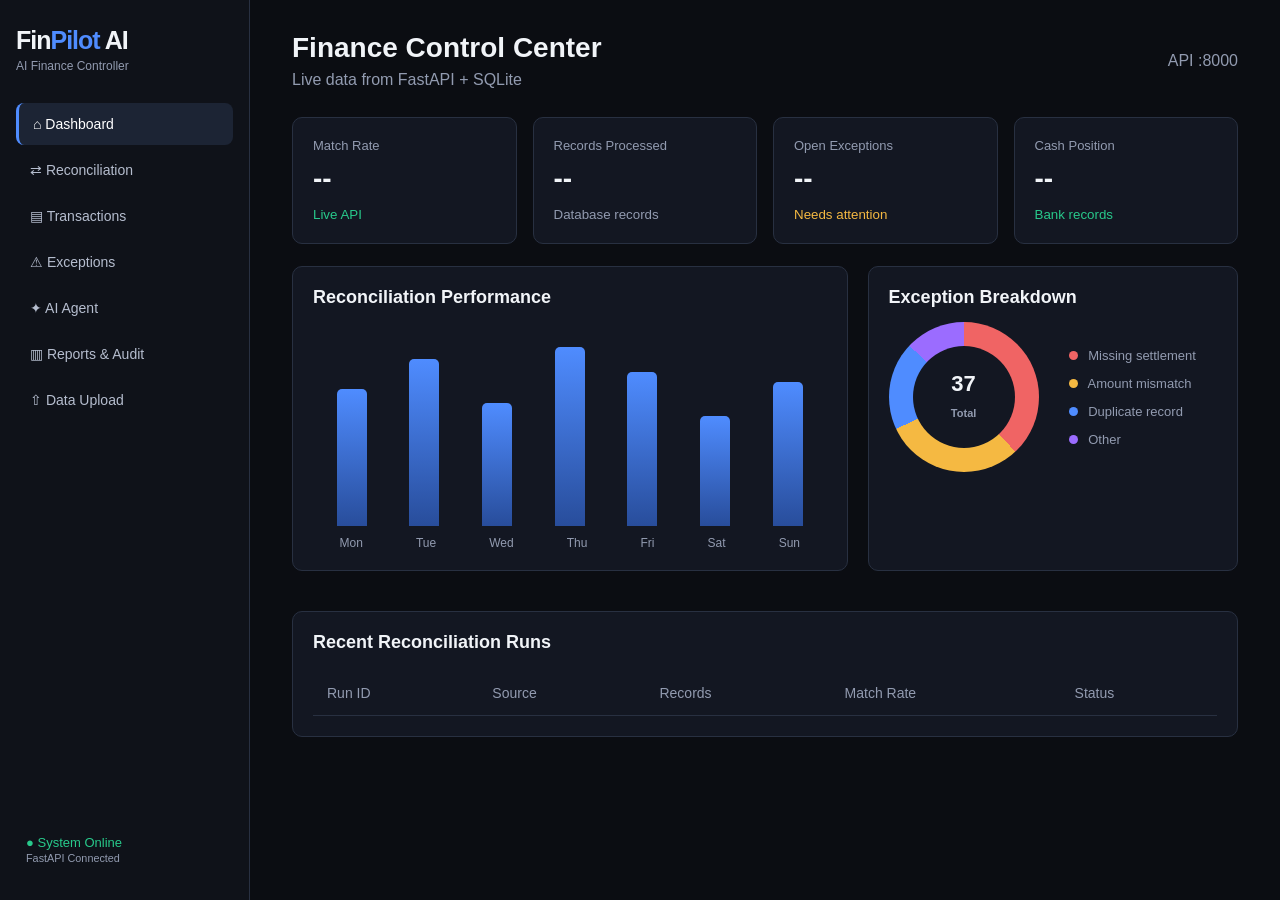
<file: frontend/index.html>
<!doctype html><html><head><meta charset="utf-8"><meta name="viewport" content="width=device-width,initial-scale=1"><title>Finance Control Center</title><link rel="stylesheet" href="css/style.css"></head><body><div class="app"><aside class="sidebar"><div class="logo">Fin<span>Pilot</span> AI</div><p class="logo-sub">AI Finance Controller</p><nav><a class="active" href="index.html">⌂ Dashboard</a><a class="" href="reconciliation.html">⇄ Reconciliation</a><a class="" href="transactions.html">▤ Transactions</a><a class="" href="exceptions.html">⚠ Exceptions</a><a class="" href="agent.html">✦ AI Agent</a><a class="" href="reports.html">▥ Reports & Audit</a><a class="" href="upload.html">⇧ Data Upload</a></nav><div class="sidebar-footer">● System Online<br><small>FastAPI Connected</small></div></aside><main class="main"><header class="topbar"><div><h1>Finance Control Center</h1><p>Live data from FastAPI + SQLite</p></div><span class="user">API :8000</span></header><section class="metrics"><div class="metric-card"><span>Match Rate</span><strong id="matchRate">--</strong><small class="up">Live API</small></div><div class="metric-card"><span>Records Processed</span><strong id="recordsProcessed">--</strong><small>Database records</small></div><div class="metric-card"><span>Open Exceptions</span><strong id="openExceptions">--</strong><small class="warn">Needs attention</small></div><div class="metric-card"><span>Cash Position</span><strong id="cashPosition">--</strong><small class="up">Bank records</small></div></section><section class="grid-two"><div class="panel"><div class="panel-head"><h2>Reconciliation Performance</h2></div><div class="chart-bars" id="barChart"></div><div class="chart-labels"><span>Mon</span><span>Tue</span><span>Wed</span><span>Thu</span><span>Fri</span><span>Sat</span><span>Sun</span></div></div><div class="panel"><h2>Exception Breakdown</h2><div class="donut-wrap"><div class="donut"><span id="openExceptionsDonut">37<br><small>Total</small></span></div><div class="legend"><p><i class="dot red"></i> Missing settlement</p><p><i class="dot orange"></i> Amount mismatch</p><p><i class="dot blue"></i> Duplicate record</p><p><i class="dot purple"></i> Other</p></div></div></div></section><section class="panel"><div class="panel-head"><h2>Recent Reconciliation Runs</h2></div><table><thead><tr><th>Run ID</th><th>Source</th><th>Records</th><th>Match Rate</th><th>Status</th></tr></thead><tbody id="runsBody"></tbody></table></section></main></div><script src="js/api.js"></script><script src="js/dashboard.js"></script></body></html>
</file>
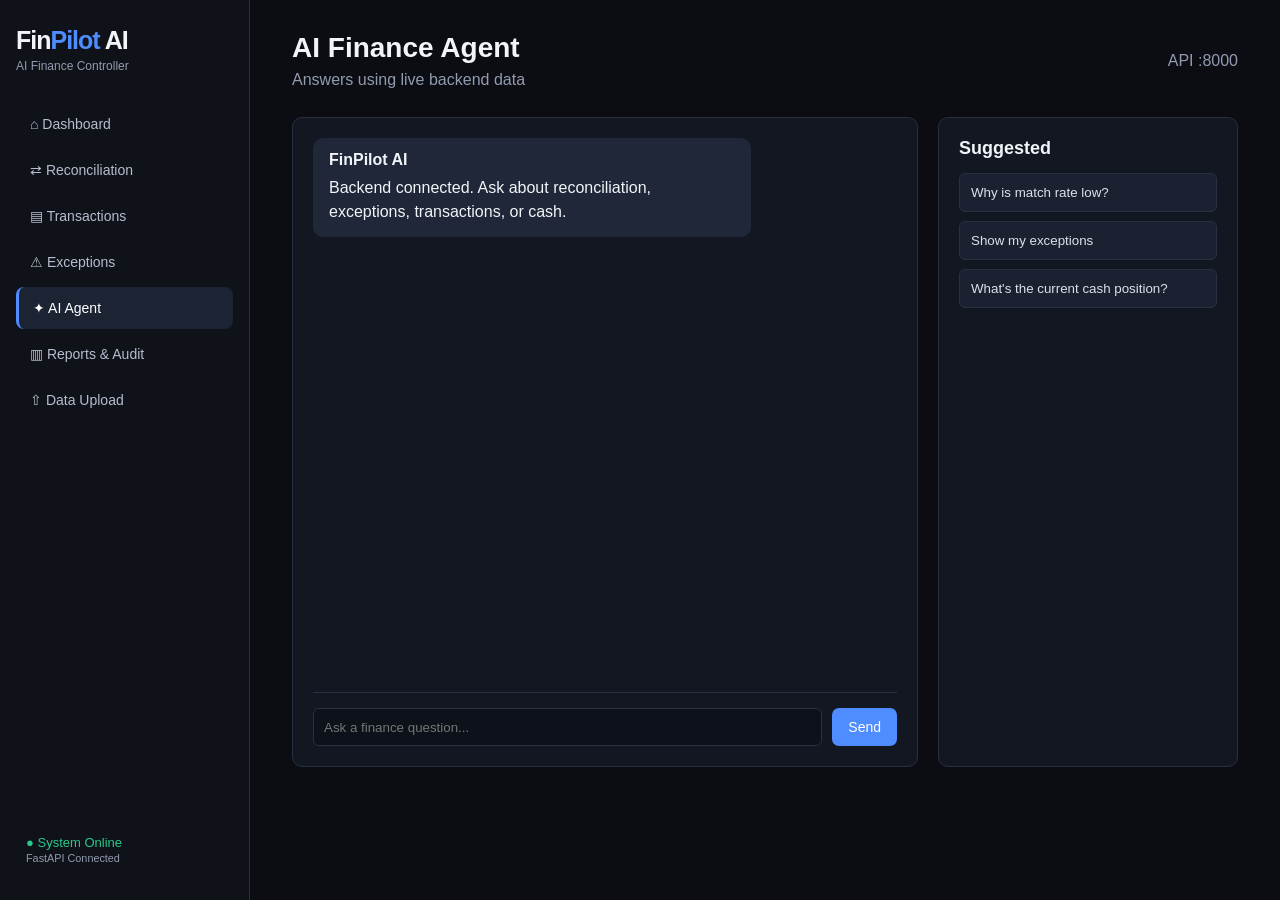
<file: frontend/agent.html>
<!doctype html><html><head><meta charset="utf-8"><meta name="viewport" content="width=device-width,initial-scale=1"><title>AI Finance Agent</title><link rel="stylesheet" href="css/style.css"></head><body><div class="app"><aside class="sidebar"><div class="logo">Fin<span>Pilot</span> AI</div><p class="logo-sub">AI Finance Controller</p><nav><a class="" href="index.html">⌂ Dashboard</a><a class="" href="reconciliation.html">⇄ Reconciliation</a><a class="" href="transactions.html">▤ Transactions</a><a class="" href="exceptions.html">⚠ Exceptions</a><a class="active" href="agent.html">✦ AI Agent</a><a class="" href="reports.html">▥ Reports & Audit</a><a class="" href="upload.html">⇧ Data Upload</a></nav><div class="sidebar-footer">● System Online<br><small>FastAPI Connected</small></div></aside><main class="main"><header class="topbar"><div><h1>AI Finance Agent</h1><p>Answers using live backend data</p></div><span class="user">API :8000</span></header><section class="agent-layout"><div class="panel agent-chat"><div id="chatMessages" class="chat-messages"><div class="message ai"><b>FinPilot AI</b><p>Backend connected. Ask about reconciliation, exceptions, transactions, or cash.</p></div></div><div class="chat-input"><input id="agentInput" placeholder="Ask a finance question..."><button class="btn btn-primary" id="sendAgent">Send</button></div></div><aside class="panel"><h2>Suggested</h2><button class="suggestion">Why is match rate low?</button><button class="suggestion">Show my exceptions</button><button class="suggestion">What's the current cash position?</button></aside></section></main></div><script src="js/api.js"></script><script src="js/agent.js"></script></body></html>
</file>
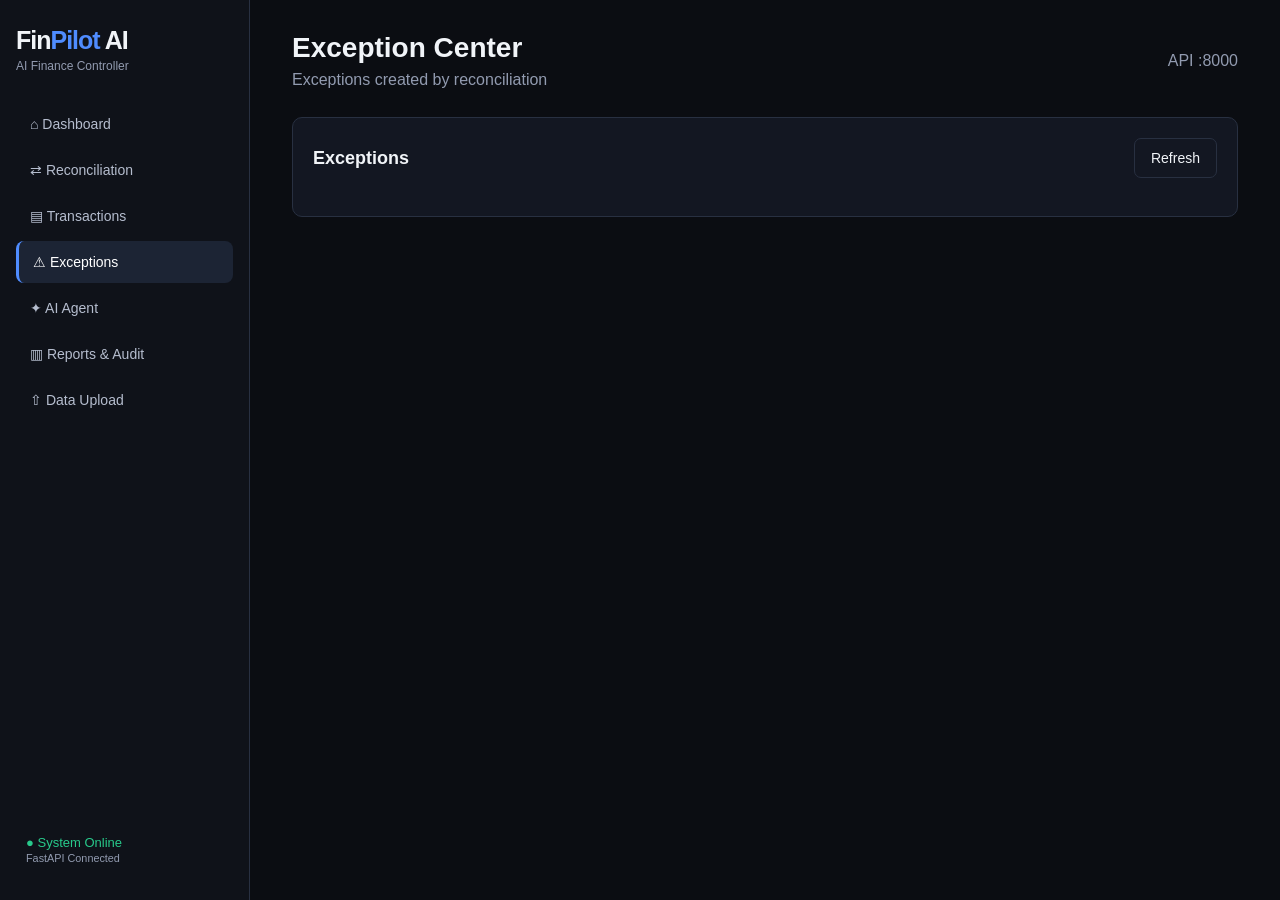
<file: frontend/exceptions.html>
<!doctype html><html><head><meta charset="utf-8"><meta name="viewport" content="width=device-width,initial-scale=1"><title>Exception Center</title><link rel="stylesheet" href="css/style.css"></head><body><div class="app"><aside class="sidebar"><div class="logo">Fin<span>Pilot</span> AI</div><p class="logo-sub">AI Finance Controller</p><nav><a class="" href="index.html">⌂ Dashboard</a><a class="" href="reconciliation.html">⇄ Reconciliation</a><a class="" href="transactions.html">▤ Transactions</a><a class="active" href="exceptions.html">⚠ Exceptions</a><a class="" href="agent.html">✦ AI Agent</a><a class="" href="reports.html">▥ Reports & Audit</a><a class="" href="upload.html">⇧ Data Upload</a></nav><div class="sidebar-footer">● System Online<br><small>FastAPI Connected</small></div></aside><main class="main"><header class="topbar"><div><h1>Exception Center</h1><p>Exceptions created by reconciliation</p></div><span class="user">API :8000</span></header><section class="panel"><div class="panel-head"><h2>Exceptions</h2><button class="btn btn-outline" onclick="loadExceptions()">Refresh</button></div><div id="exceptionList"></div></section></main></div><script src="js/api.js"></script><script src="js/exceptions.js"></script></body></html>
</file>
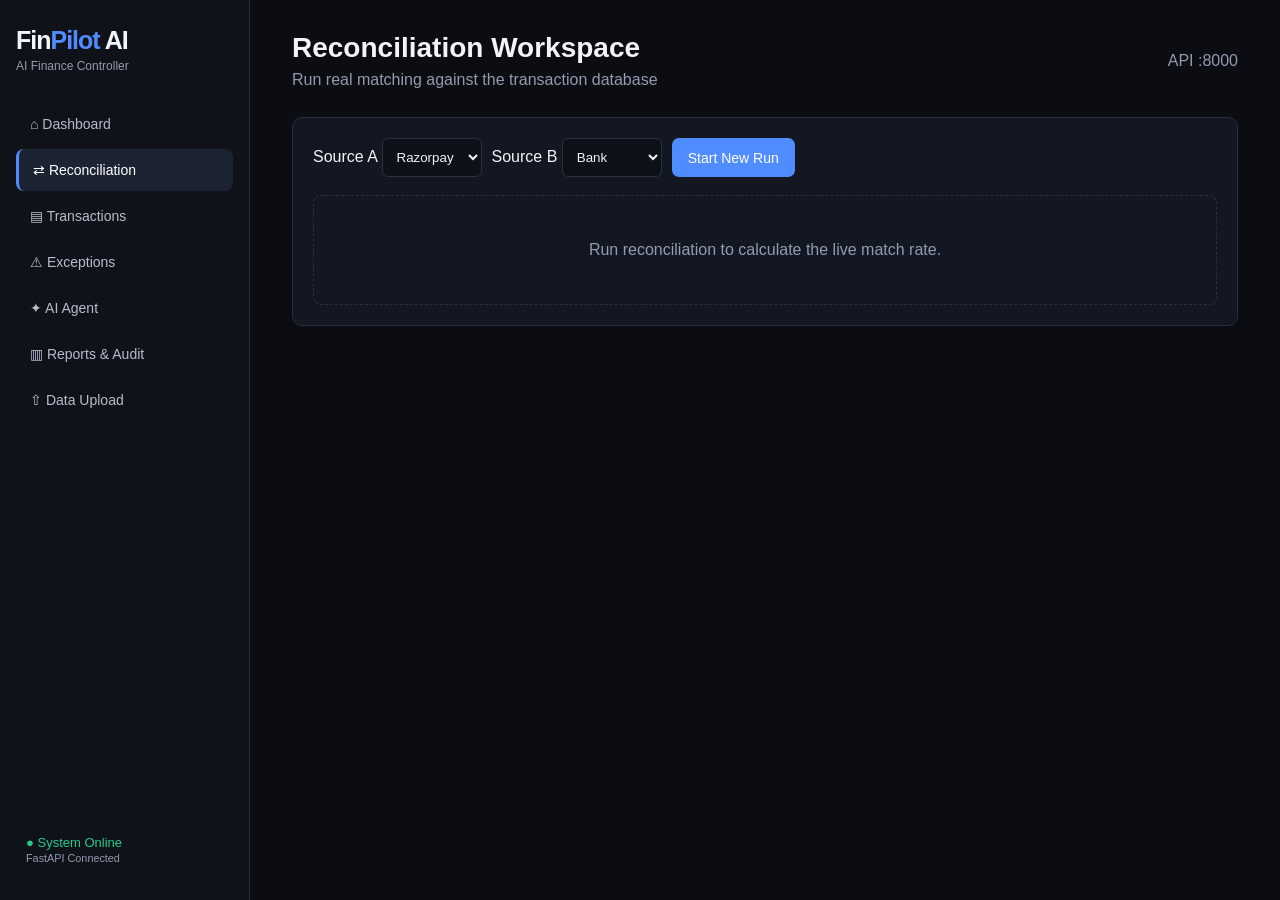
<file: frontend/reconciliation.html>
<!doctype html><html><head><meta charset="utf-8"><meta name="viewport" content="width=device-width,initial-scale=1"><title>Reconciliation Workspace</title><link rel="stylesheet" href="css/style.css"></head><body><div class="app"><aside class="sidebar"><div class="logo">Fin<span>Pilot</span> AI</div><p class="logo-sub">AI Finance Controller</p><nav><a class="" href="index.html">⌂ Dashboard</a><a class="active" href="reconciliation.html">⇄ Reconciliation</a><a class="" href="transactions.html">▤ Transactions</a><a class="" href="exceptions.html">⚠ Exceptions</a><a class="" href="agent.html">✦ AI Agent</a><a class="" href="reports.html">▥ Reports & Audit</a><a class="" href="upload.html">⇧ Data Upload</a></nav><div class="sidebar-footer">● System Online<br><small>FastAPI Connected</small></div></aside><main class="main"><header class="topbar"><div><h1>Reconciliation Workspace</h1><p>Run real matching against the transaction database</p></div><span class="user">API :8000</span></header><section class="panel"><div class="filters"><label>Source A <select id="sourceA"><option>Razorpay</option><option>Bank</option></select></label><label>Source B <select id="sourceB"><option>Bank</option><option>Razorpay</option></select></label><button class="btn btn-primary" id="startRecon">Start New Run</button></div><div id="reconResult" class="empty-state">Run reconciliation to calculate the live match rate.</div></section></main></div><script src="js/api.js"></script><script src="js/reconciliation.js"></script></body></html>
</file>
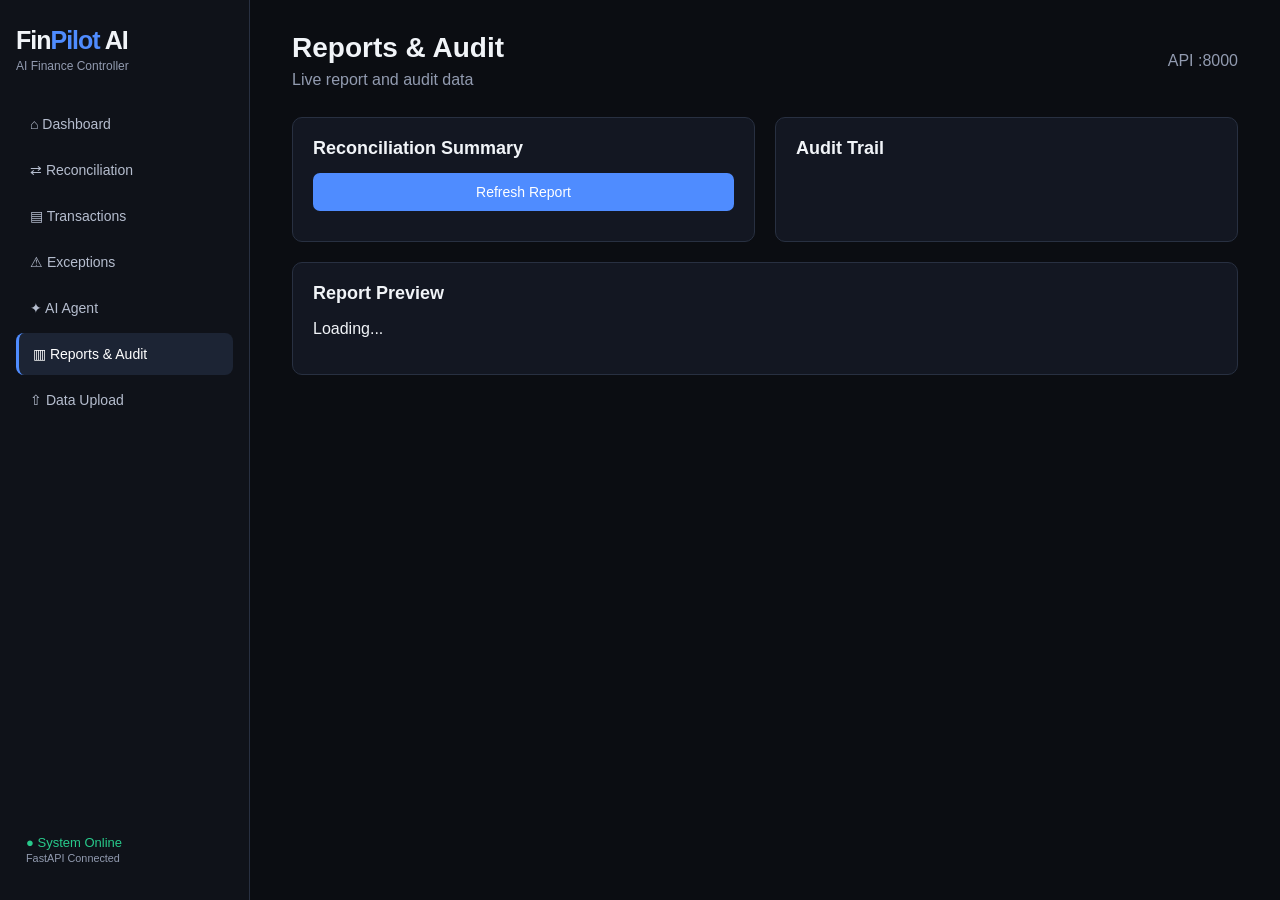
<file: frontend/reports.html>
<!doctype html><html><head><meta charset="utf-8"><meta name="viewport" content="width=device-width,initial-scale=1"><title>Reports & Audit</title><link rel="stylesheet" href="css/style.css"></head><body><div class="app"><aside class="sidebar"><div class="logo">Fin<span>Pilot</span> AI</div><p class="logo-sub">AI Finance Controller</p><nav><a class="" href="index.html">⌂ Dashboard</a><a class="" href="reconciliation.html">⇄ Reconciliation</a><a class="" href="transactions.html">▤ Transactions</a><a class="" href="exceptions.html">⚠ Exceptions</a><a class="" href="agent.html">✦ AI Agent</a><a class="active" href="reports.html">▥ Reports & Audit</a><a class="" href="upload.html">⇧ Data Upload</a></nav><div class="sidebar-footer">● System Online<br><small>FastAPI Connected</small></div></aside><main class="main"><header class="topbar"><div><h1>Reports & Audit</h1><p>Live report and audit data</p></div><span class="user">API :8000</span></header><section class="report-grid"><div class="panel"><h2>Reconciliation Summary</h2><button class="btn btn-primary" id="generateReport">Refresh Report</button></div><div class="panel"><h2>Audit Trail</h2><div id="auditList" class="timeline"></div></div></section><section class="panel" id="reportOutput"><h2>Report Preview</h2><p>Loading...</p></section></main></div><script src="js/api.js"></script><script src="js/reports.js"></script></body></html>
</file>
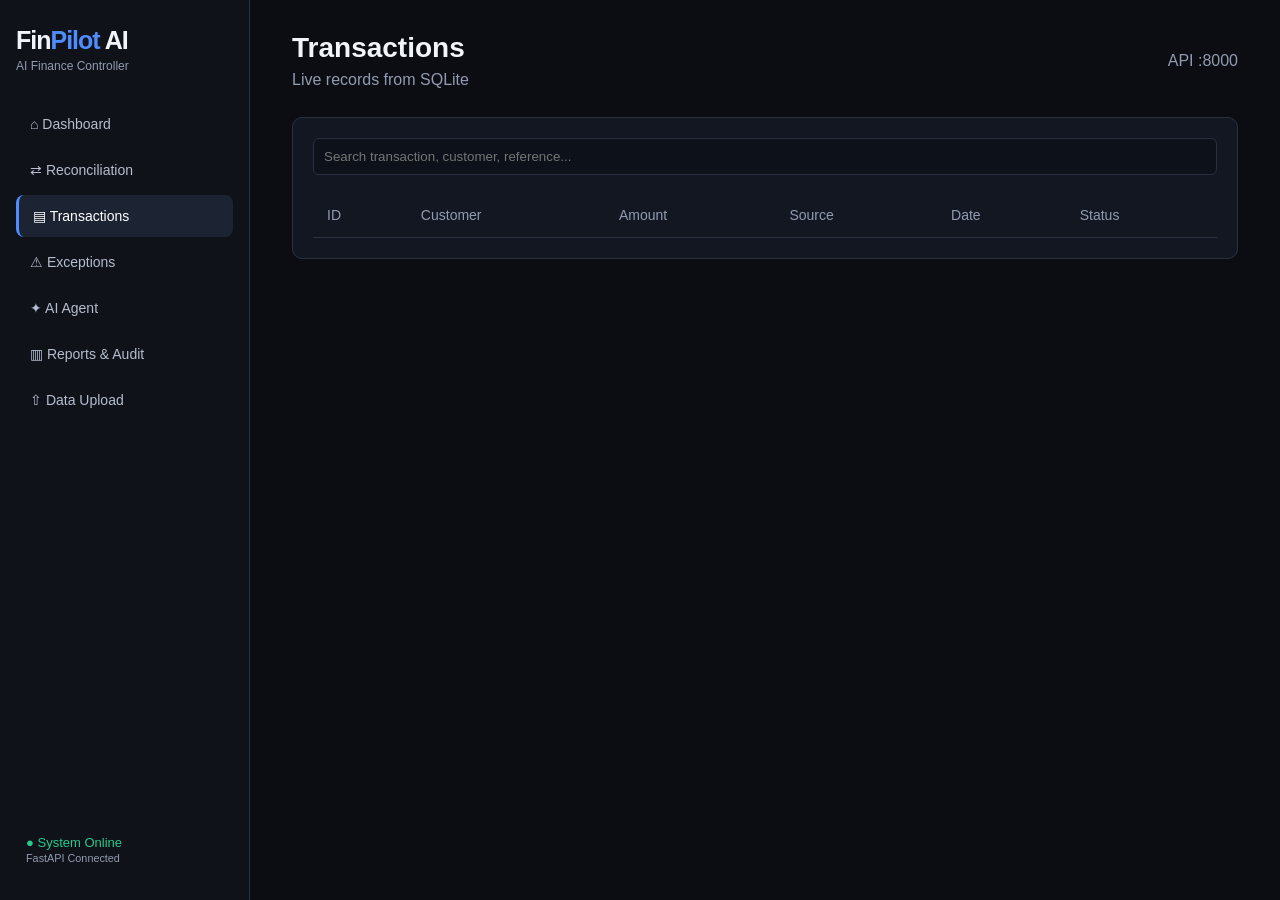
<file: frontend/transactions.html>
<!doctype html><html><head><meta charset="utf-8"><meta name="viewport" content="width=device-width,initial-scale=1"><title>Transactions</title><link rel="stylesheet" href="css/style.css"></head><body><div class="app"><aside class="sidebar"><div class="logo">Fin<span>Pilot</span> AI</div><p class="logo-sub">AI Finance Controller</p><nav><a class="" href="index.html">⌂ Dashboard</a><a class="" href="reconciliation.html">⇄ Reconciliation</a><a class="active" href="transactions.html">▤ Transactions</a><a class="" href="exceptions.html">⚠ Exceptions</a><a class="" href="agent.html">✦ AI Agent</a><a class="" href="reports.html">▥ Reports & Audit</a><a class="" href="upload.html">⇧ Data Upload</a></nav><div class="sidebar-footer">● System Online<br><small>FastAPI Connected</small></div></aside><main class="main"><header class="topbar"><div><h1>Transactions</h1><p>Live records from SQLite</p></div><span class="user">API :8000</span></header><section class="panel"><div class="filters"><input id="txnSearch" placeholder="Search transaction, customer, reference..."></div><div style="overflow:auto"><table id="txnTable"><thead><tr><th>ID</th><th>Customer</th><th>Amount</th><th>Source</th><th>Date</th><th>Status</th></tr></thead><tbody></tbody></table></div></section></main></div><script src="js/api.js"></script><script src="js/transactions.js"></script></body></html>
</file>
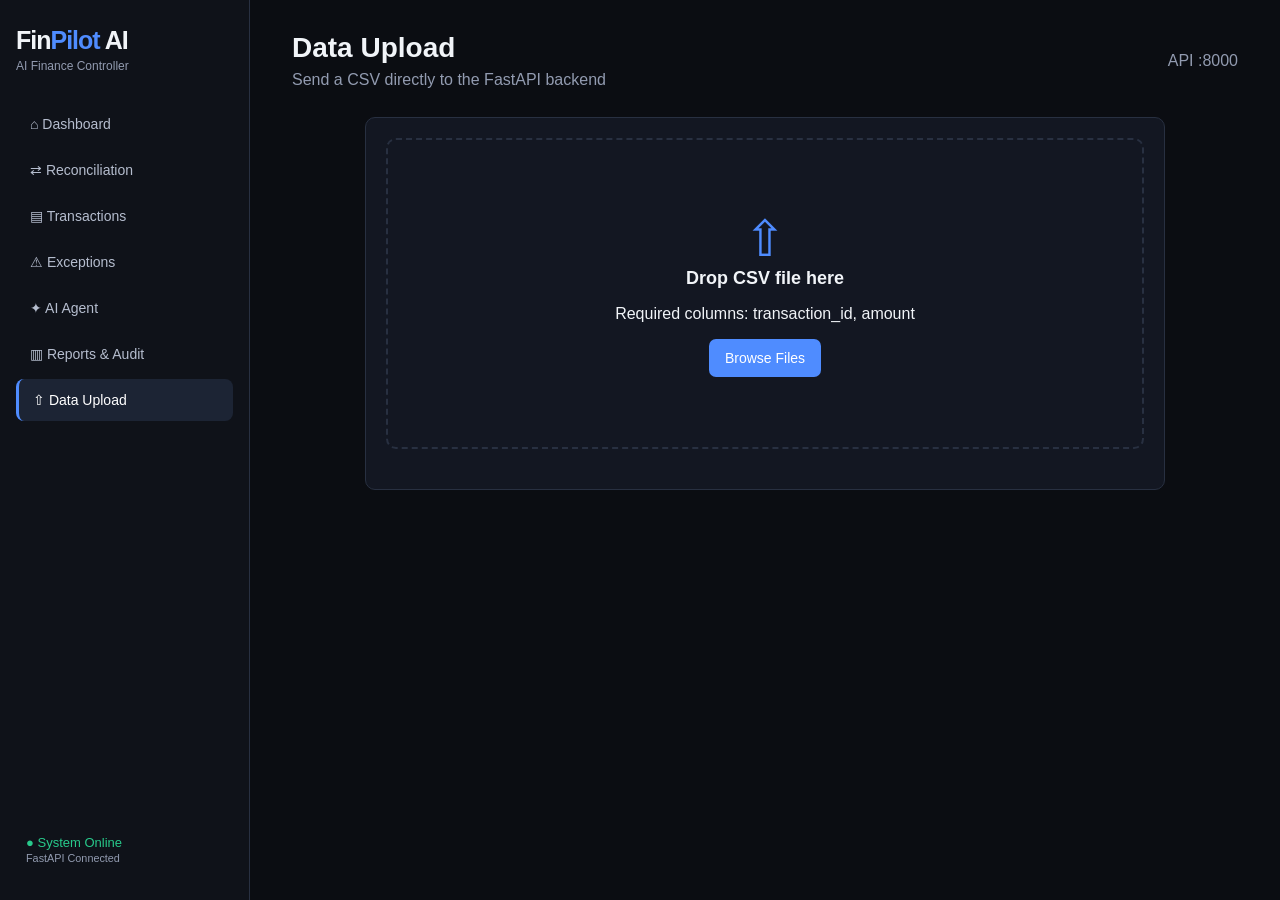
<file: frontend/upload.html>
<!doctype html><html><head><meta charset="utf-8"><meta name="viewport" content="width=device-width,initial-scale=1"><title>Data Upload</title><link rel="stylesheet" href="css/style.css"></head><body><div class="app"><aside class="sidebar"><div class="logo">Fin<span>Pilot</span> AI</div><p class="logo-sub">AI Finance Controller</p><nav><a class="" href="index.html">⌂ Dashboard</a><a class="" href="reconciliation.html">⇄ Reconciliation</a><a class="" href="transactions.html">▤ Transactions</a><a class="" href="exceptions.html">⚠ Exceptions</a><a class="" href="agent.html">✦ AI Agent</a><a class="" href="reports.html">▥ Reports & Audit</a><a class="active" href="upload.html">⇧ Data Upload</a></nav><div class="sidebar-footer">● System Online<br><small>FastAPI Connected</small></div></aside><main class="main"><header class="topbar"><div><h1>Data Upload</h1><p>Send a CSV directly to the FastAPI backend</p></div><span class="user">API :8000</span></header><section class="panel upload-container"><div class="upload-zone" id="dropZone"><div class="upload-icon">⇧</div><h2>Drop CSV file here</h2><p>Required columns: transaction_id, amount</p><input id="fileInput" type="file" accept=".csv" hidden><button class="btn btn-primary" id="browseBtn">Browse Files</button></div><div id="fileInfo"></div></section></main></div><script src="js/api.js"></script><script src="js/upload.js"></script></body></html>
</file>
<file: frontend/css/style.css>
:root{--bg:#0b0d12;--panel:#131722;--panel2:#191e2b;--border:#283041;--text:#f1f4f8;--muted:#929bb0;--blue:#4f8cff;--green:#28c98b;--yellow:#f5b942;--red:#f06464}*{box-sizing:border-box}body{margin:0;font-family:Arial,Helvetica,sans-serif;background:var(--bg);color:var(--text)}.app{display:flex;min-height:100vh}.sidebar{width:250px;background:#0f1219;border-right:1px solid var(--border);padding:26px 16px;position:fixed;height:100vh}.logo{font-size:25px;font-weight:800;letter-spacing:-1px}.logo span{color:var(--blue)}.logo-sub{color:var(--muted);font-size:12px;margin:4px 0 30px}nav a{display:block;color:#b5bdce;text-decoration:none;padding:13px 14px;border-radius:8px;margin:4px 0;font-size:14px}nav a:hover,nav a.active{background:#1c2434;color:#fff}nav a.active{border-left:3px solid var(--blue)}.sidebar-footer{position:absolute;bottom:25px;color:var(--green);font-size:13px;padding:10px}.sidebar-footer small{color:var(--muted)}.main{margin-left:250px;width:calc(100% - 250px);padding:32px 42px}.topbar{display:flex;justify-content:space-between;align-items:center;margin-bottom:28px}.topbar h1{margin:0;font-size:28px}.topbar p{color:var(--muted);margin:7px 0 0}.btn{border:0;border-radius:7px;padding:11px 16px;cursor:pointer;font-size:14px}.btn-primary{background:var(--blue);color:white}.btn-outline{background:transparent;border:1px solid var(--border);color:var(--text)}.btn-small{padding:7px 11px;background:#20293a;color:white}.metrics{display:grid;grid-template-columns:repeat(4,1fr);gap:16px;margin-bottom:22px}.metric-card,.panel{background:var(--panel);border:1px solid var(--border);border-radius:10px}.metric-card{padding:20px}.metric-card span{display:block;color:var(--muted);font-size:13px}.metric-card strong{font-size:28px;display:block;margin:10px 0}.metric-card small{color:var(--muted)}.up{color:var(--green)!important}.warn{color:var(--yellow)!important}.danger-text{color:var(--red)}.grid-two{display:grid;grid-template-columns:1.2fr .8fr;gap:20px;margin-bottom:20px}.panel{padding:20px;margin-bottom:20px}.panel-head{display:flex;justify-content:space-between;align-items:center;margin-bottom:18px}.panel h2{font-size:18px;margin:0 0 14px}.panel-head h2{margin:0}.panel-head a{color:var(--blue);font-size:14px}select,input{background:#0d1119;color:var(--text);border:1px solid var(--border);border-radius:6px;padding:10px}.filters{display:flex;gap:10px;margin-bottom:18px;flex-wrap:wrap}.filters input{flex:1;min-width:180px}table{width:100%;border-collapse:collapse;font-size:14px}th,td{text-align:left;padding:14px;border-bottom:1px solid var(--border)}th{color:var(--muted);font-weight:500}.badge{padding:5px 9px;border-radius:20px;font-size:12px}.success{background:#123c30;color:#49d5a0}.warning{background:#483714;color:#f5c861}.donut-wrap{display:flex;align-items:center;gap:30px}.donut{width:150px;height:150px;border-radius:50%;background:conic-gradient(var(--red) 0 38%,var(--yellow) 38% 68%,var(--blue) 68% 87%,#9b6cff 87%);display:grid;place-items:center}.donut:before{content:"";position:absolute;width:102px;height:102px;background:var(--panel);border-radius:50%}.donut span{z-index:1;text-align:center;font-size:22px;font-weight:bold}.donut small{font-size:11px;color:var(--muted)}.legend p{font-size:13px;color:var(--muted)}.legend b{color:white;margin-left:10px}.dot{width:9px;height:9px;border-radius:50%;display:inline-block;margin-right:7px}.red{background:var(--red)}.orange{background:var(--yellow)}.blue{background:var(--blue)}.purple{background:#9b6cff}.chart-bars{height:210px;display:flex;align-items:flex-end;justify-content:space-around;gap:15px;padding:10px}.bar{width:30px;background:linear-gradient(var(--blue),#284d9b);border-radius:5px 5px 0 0}.chart-labels{display:flex;justify-content:space-around;color:var(--muted);font-size:12px}.empty-state{padding:45px;text-align:center;border:1px dashed var(--border);border-radius:8px;color:var(--muted)}.exception{padding:17px;border-bottom:1px solid var(--border);display:flex;justify-content:space-between;align-items:center}.priority{font-size:12px;padding:5px 8px;border-radius:5px}.critical{background:#482020;color:#ff8585}.high{background:#493a19;color:#f3c75f}.agent-layout{display:grid;grid-template-columns:1fr 300px;gap:20px}.agent-chat{height:650px;display:flex;flex-direction:column}.chat-messages{flex:1;overflow:auto}.message{max-width:75%;padding:13px 16px;border-radius:10px;margin-bottom:12px}.message.ai{background:#202738}.message.user{background:#16498d;margin-left:auto}.message p{margin:7px 0 0;line-height:1.5}.chat-input{display:flex;gap:10px;border-top:1px solid var(--border);padding-top:15px}.chat-input input{flex:1}.suggestion{display:block;width:100%;text-align:left;margin:9px 0;padding:11px;background:#1b2130;border:1px solid var(--border);border-radius:6px;color:#dce1eb;cursor:pointer}.agent-side li{color:var(--muted);margin:10px 0;font-size:14px}.report-grid{display:grid;grid-template-columns:1fr 1fr;gap:20px}.report-grid label{display:block;color:var(--muted);font-size:13px;margin:14px 0 6px}.report-grid input,.report-grid select,.report-grid button{width:100%;margin-bottom:10px}.timeline p{border-left:2px solid var(--blue);padding:10px 15px;margin:0 0 5px;color:var(--muted)}.timeline b{color:var(--blue);margin-right:10px}.upload-container{max-width:800px;margin:auto}.upload-zone{text-align:center;padding:70px 20px;border:2px dashed var(--border);border-radius:10px}.upload-zone.drag{border-color:var(--blue);background:#101a2b}.upload-icon{font-size:50px;color:var(--blue)}.upload-zone small{display:block;color:var(--muted);margin-top:18px}#fileInfo{margin-top:20px}.user{color:var(--muted)}@media(max-width:900px){.sidebar{width:70px;padding:20px 8px}.logo-sub,.sidebar nav a{font-size:0}.sidebar nav a{padding:14px;text-align:center}.sidebar nav a:first-letter{font-size:18px}.logo{font-size:0}.logo:after{content:"FP";font-size:20px}.main{margin-left:70px;width:calc(100% - 70px);padding:25px}.metrics{grid-template-columns:repeat(2,1fr)}.grid-two,.agent-layout,.report-grid{grid-template-columns:1fr}}@media(max-width:600px){.main{padding:18px}.metrics{grid-template-columns:1fr}.grid-two{display:block}.topbar h1{font-size:22px}.sidebar{display:none}.main{margin-left:0;width:100%}.donut-wrap{flex-direction:column}.panel{overflow:auto}}
</file>
